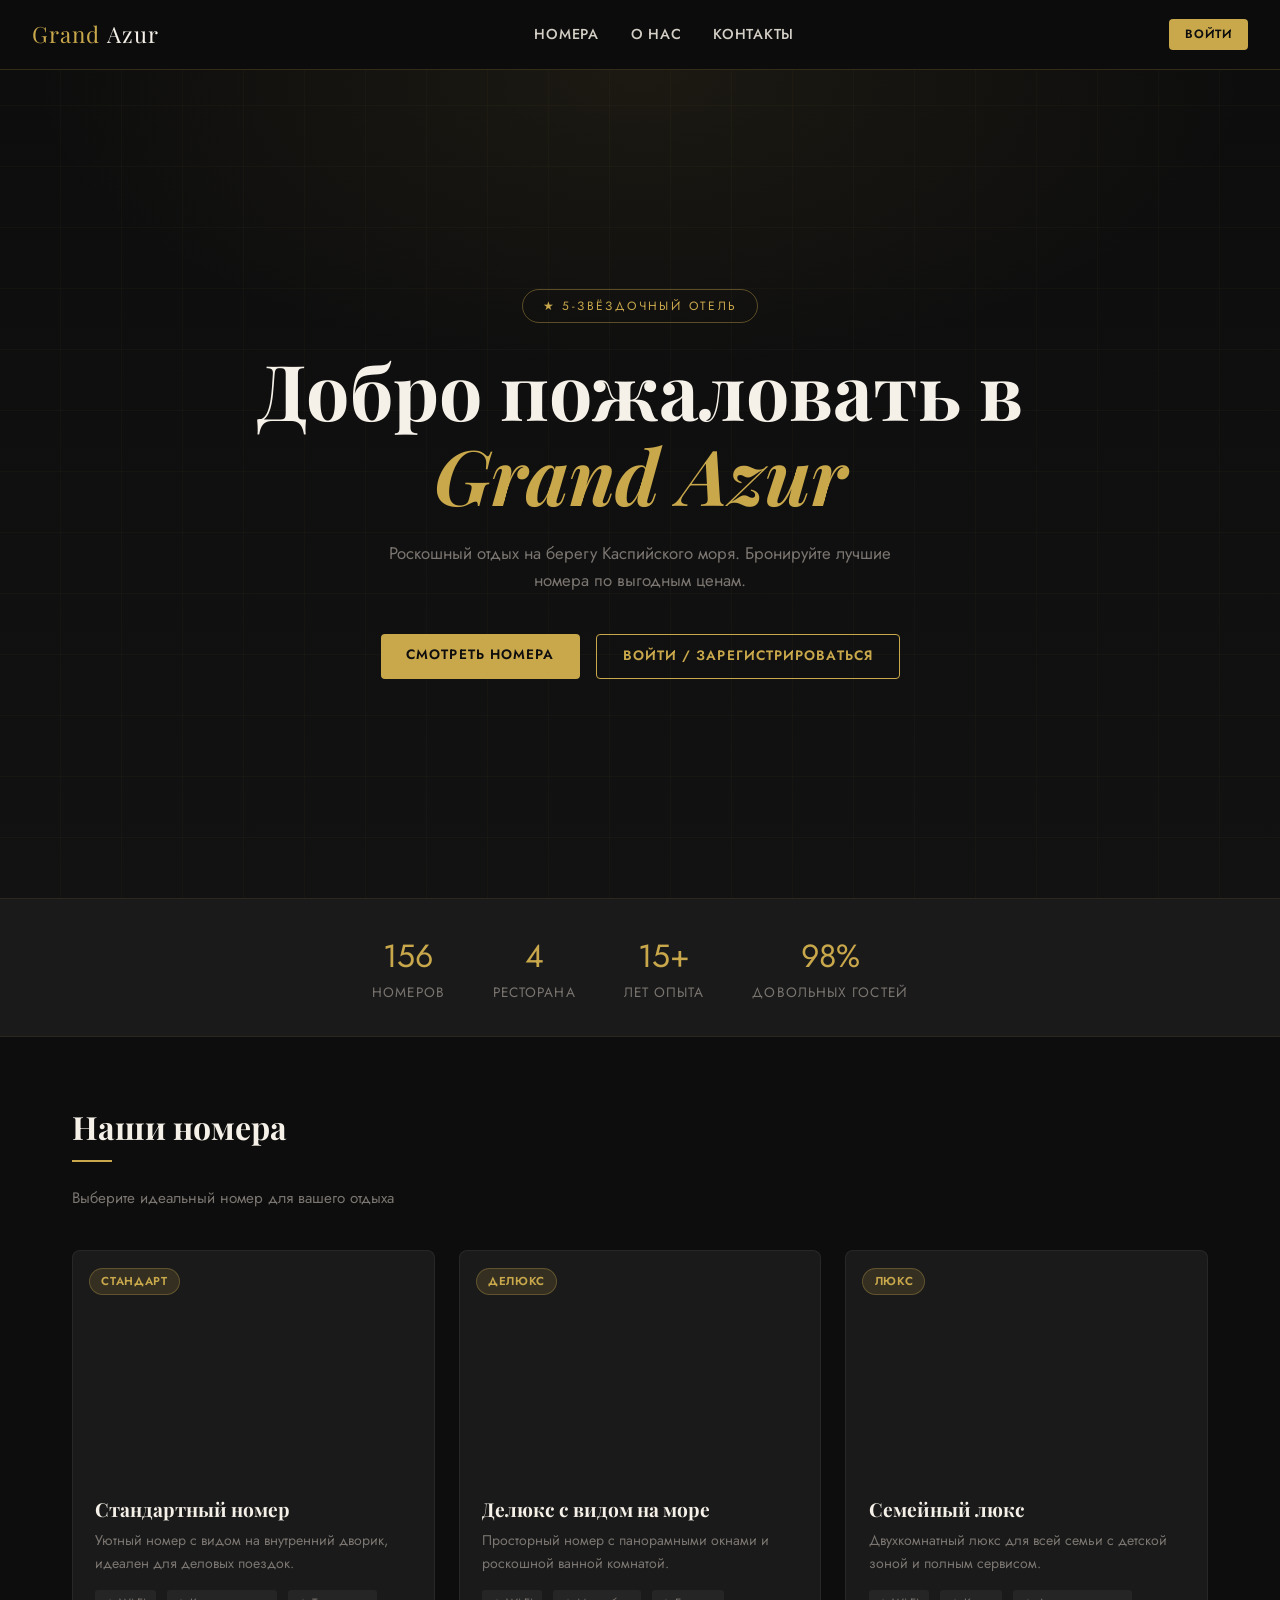
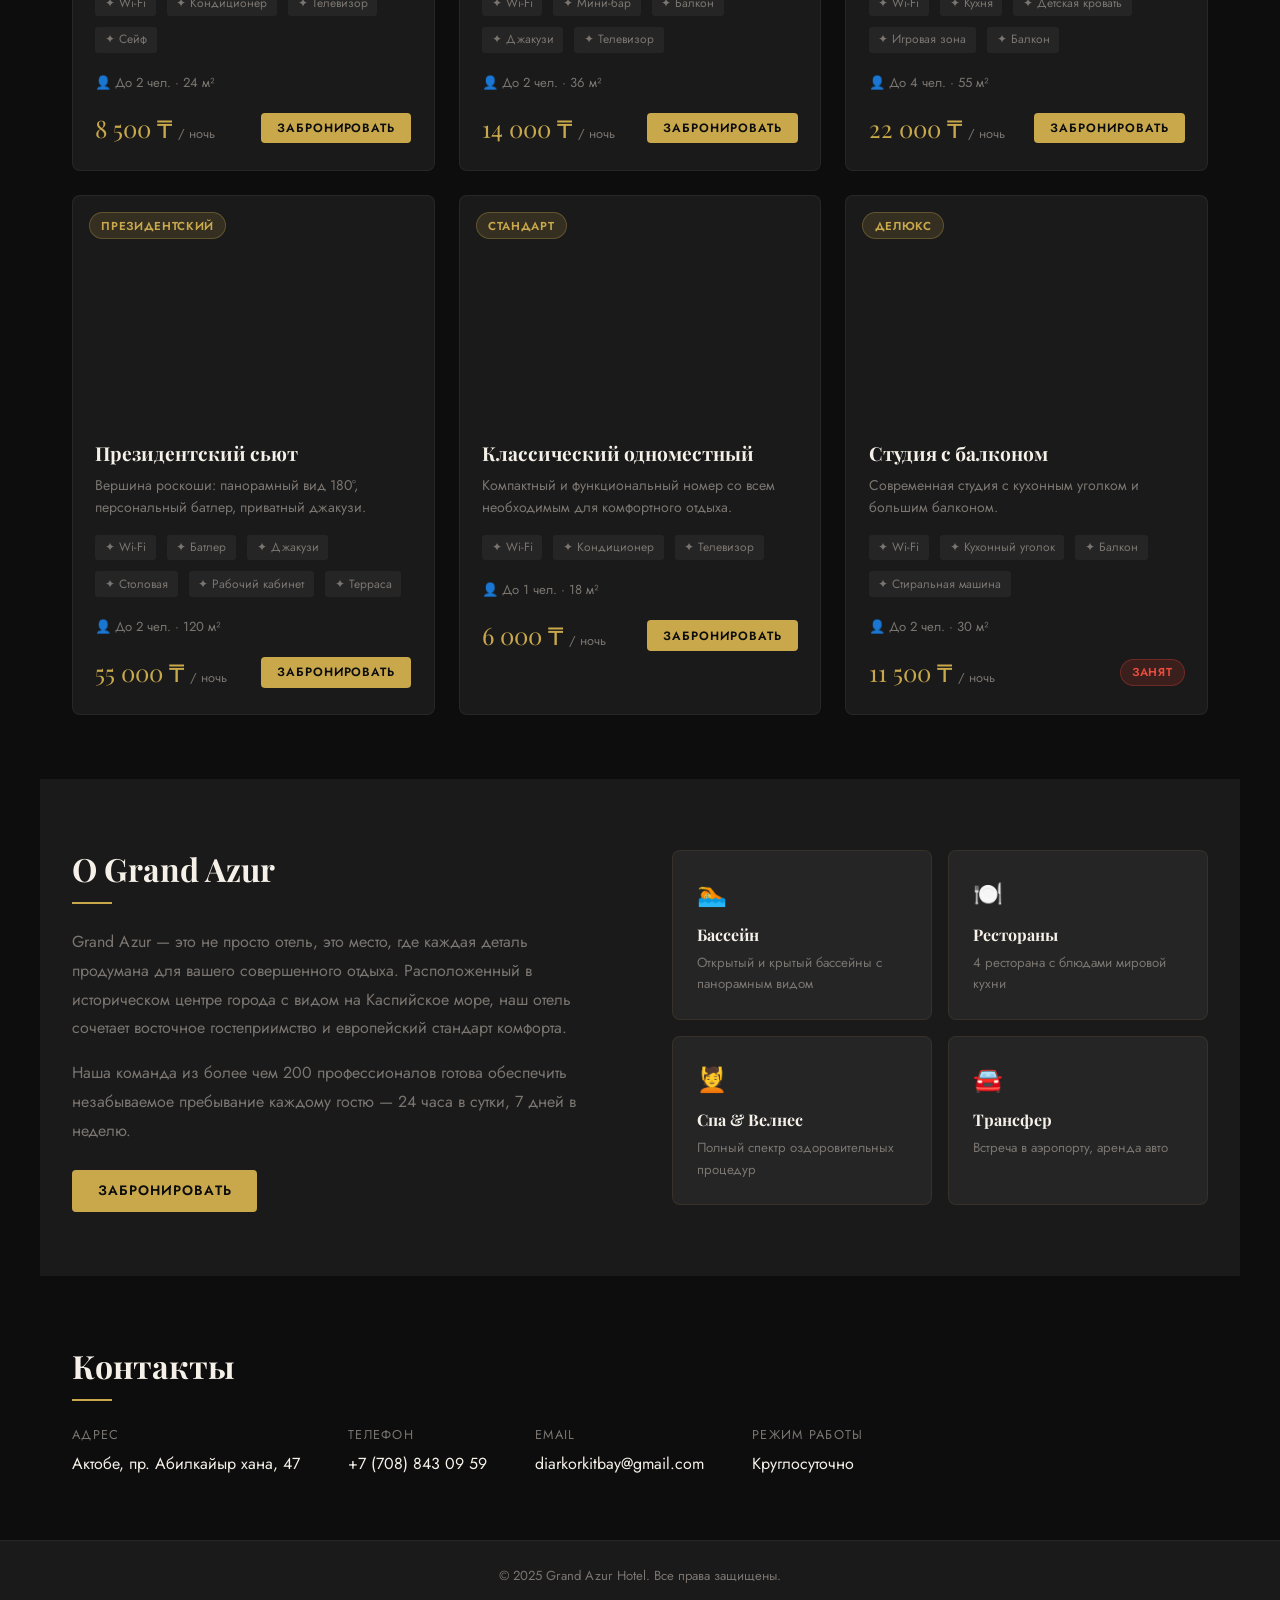
<file: index.html>
<!DOCTYPE html>
<html lang="ru">
<head>
  <meta charset="UTF-8">
  <meta name="viewport" content="width=device-width, initial-scale=1.0">
  <title>Grand Azur Hotel</title>
  <link rel="stylesheet" href="style.css">
</head>
<body>


<nav class="navbar">
  <div class="nav-logo">Grand <span>Azur</span></div>
  <div class="nav-links">
    <a href="#rooms">Номера</a>
    <a href="#about">О нас</a>
    <a href="#contacts">Контакты</a>
  </div>
  <div class="nav-user" id="navUser"></div>
</nav>

<section class="hero">
  <div class="hero-tag">★ 5-звёздочный отель</div>
  <h1>Добро пожаловать в <em>Grand Azur</em></h1>
  <p>Роскошный отдых на берегу Каспийского моря. Бронируйте лучшие номера по выгодным ценам.</p>
  <div class="hero-btns">
    <a href="#rooms" class="btn btn-gold">Смотреть номера</a>
    <a href="auth.html" class="btn btn-outline">Войти / Зарегистрироваться</a>
  </div>
</section>


<section style="background:var(--dark-2); border-top:1px solid rgba(201,168,76,0.1); border-bottom:1px solid rgba(201,168,76,0.1);">
  <div style="max-width:1100px;margin:0 auto;padding:2rem;display:flex;gap:3rem;flex-wrap:wrap;justify-content:center;text-align:center;">
    <div><div style="font-size:2rem;color:var(--gold)">156</div><div style="color:var(--text-muted);font-size:0.85rem;text-transform:uppercase;letter-spacing:.08em">Номеров</div></div>
    <div><div style="font-size:2rem;color:var(--gold)">4</div><div style="color:var(--text-muted);font-size:0.85rem;text-transform:uppercase;letter-spacing:.08em">Ресторана</div></div>
    <div><div style="font-size:2rem;color:var(--gold)">15+</div><div style="color:var(--text-muted);font-size:0.85rem;text-transform:uppercase;letter-spacing:.08em">Лет опыта</div></div>
    <div><div style="font-size:2rem;color:var(--gold)">98%</div><div style="color:var(--text-muted);font-size:0.85rem;text-transform:uppercase;letter-spacing:.08em">Довольных гостей</div></div>
  </div>
</section>


<section class="section" id="rooms">
  <h2 class="section-title">Наши номера</h2>
  <div class="gold-line"></div>
  <p class="section-sub">Выберите идеальный номер для вашего отдыха</p>
  <div class="rooms-grid" id="roomsGrid"></div>
</section>


<section class="section" id="about" style="background:var(--dark-2)">
  <div style="max-width:1200px;margin:0 auto;display:grid;grid-template-columns:1fr 1fr;gap:4rem;align-items:center;flex-wrap:wrap;">
    <div>
      <h2 class="section-title">О Grand Azur</h2>
      <div class="gold-line"></div>
      <p style="color:var(--text-muted);line-height:1.8;margin-bottom:1rem;">
        Grand Azur — это не просто отель, это место, где каждая деталь продумана для вашего совершенного отдыха. Расположенный в историческом центре города с видом на Каспийское море, наш отель сочетает восточное гостеприимство и европейский стандарт комфорта.
      </p>
      <p style="color:var(--text-muted);line-height:1.8;">
        Наша команда из более чем 200 профессионалов готова обеспечить незабываемое пребывание каждому гостю — 24 часа в сутки, 7 дней в неделю.
      </p>
      <div style="margin-top:1.5rem;display:flex;gap:1rem;">
        <a href="auth.html" class="btn btn-gold">Забронировать</a>
      </div>
    </div>
    <div style="display:grid;grid-template-columns:1fr 1fr;gap:1rem;">
      <div style="background:var(--dark-3);border-radius:8px;padding:1.5rem;border:1px solid rgba(201,168,76,0.1)">
        <div style="font-size:1.5rem;margin-bottom:.5rem">🏊</div>
        <h4 style="font-size:1rem;margin-bottom:.3rem">Бассейн</h4>
        <p style="color:var(--text-muted);font-size:0.83rem">Открытый и крытый бассейны с панорамным видом</p>
      </div>
      <div style="background:var(--dark-3);border-radius:8px;padding:1.5rem;border:1px solid rgba(201,168,76,0.1)">
        <div style="font-size:1.5rem;margin-bottom:.5rem">🍽️</div>
        <h4 style="font-size:1rem;margin-bottom:.3rem">Рестораны</h4>
        <p style="color:var(--text-muted);font-size:0.83rem">4 ресторана с блюдами мировой кухни</p>
      </div>
      <div style="background:var(--dark-3);border-radius:8px;padding:1.5rem;border:1px solid rgba(201,168,76,0.1)">
        <div style="font-size:1.5rem;margin-bottom:.5rem">💆</div>
        <h4 style="font-size:1rem;margin-bottom:.3rem">Спа & Велнес</h4>
        <p style="color:var(--text-muted);font-size:0.83rem">Полный спектр оздоровительных процедур</p>
      </div>
      <div style="background:var(--dark-3);border-radius:8px;padding:1.5rem;border:1px solid rgba(201,168,76,0.1)">
        <div style="font-size:1.5rem;margin-bottom:.5rem">🚘</div>
        <h4 style="font-size:1rem;margin-bottom:.3rem">Трансфер</h4>
        <p style="color:var(--text-muted);font-size:0.83rem">Встреча в аэропорту, аренда авто</p>
      </div>
    </div>
  </div>
</section>


<section class="section" id="contacts">
  <h2 class="section-title">Контакты</h2>
  <div class="gold-line"></div>
  <div style="display:flex;gap:3rem;flex-wrap:wrap;margin-top:1.5rem;">
    <div>
      <div style="color:var(--text-muted);font-size:0.8rem;text-transform:uppercase;letter-spacing:.1em;margin-bottom:.3rem">Адрес</div>
      <div style="color:var(--cream)">Актобе, пр. Абилкайыр хана, 47</div>
    </div>
    <div>
      <div style="color:var(--text-muted);font-size:0.8rem;text-transform:uppercase;letter-spacing:.1em;margin-bottom:.3rem">Телефон</div>
      <div style="color:var(--cream)">+7 (708) 843 09 59 </div>
    </div>
    <div>
      <div style="color:var(--text-muted);font-size:0.8rem;text-transform:uppercase;letter-spacing:.1em;margin-bottom:.3rem">Email</div>
      <div style="color:var(--cream)">diarkorkitbay@gmail.com</div>
    </div>
    <div>
      <div style="color:var(--text-muted);font-size:0.8rem;text-transform:uppercase;letter-spacing:.1em;margin-bottom:.3rem">Режим работы</div>
      <div style="color:var(--cream)">Круглосуточно</div>
    </div>
  </div>
</section>

<!-- FOOTER -->
<footer style="background:var(--dark-2);border-top:1px solid rgba(255,255,255,0.05);padding:1.5rem 2rem;text-align:center;">
  <div style="color:var(--text-muted);font-size:0.82rem;">© 2025 Grand Azur Hotel. Все права защищены.</div>
</footer>

<!-- BOOK MODAL -->
<div class="modal-overlay" id="bookModal">
  <div class="modal">
    <div class="modal-header">
      <h3 id="bookModalTitle">Бронирование</h3>
      <button class="modal-close" onclick="closeModal('bookModal')">×</button>
    </div>
    <div id="bookModalContent"></div>
  </div>
</div>

<script src="app.js"></script>
<script>
renderNavUser(document.getElementById('navUser'));


function renderRooms() {
  const rooms = DB.get('rooms') || [];
  const grid = document.getElementById('roomsGrid');
  grid.innerHTML = rooms.map(r => `
    <div class="card">
      <div class="room-img" style="background-image:url('${r.img}')">
        <div class="room-cat"><span class="badge badge-gold">${r.category}</span></div>
      </div>
      <div class="room-body">
        <h3 class="room-name">${r.name}</h3>
        <p class="room-desc">${r.desc}</p>
        <div class="room-features">
          ${r.features.map(f => `<span class="room-feature">✦ ${f}</span>`).join('')}
        </div>
        <div style="color:var(--text-muted);font-size:.82rem;margin-bottom:1rem">👤 До ${r.capacity} чел. · ${r.area} м²</div>
        <div class="room-footer">
          <div class="room-price">${formatPrice(r.price)} <span>/ ночь</span></div>
          ${r.available
            ? `<button class="btn btn-gold btn-sm" onclick="startBook(${r.id})">Забронировать</button>`
            : `<span class="badge badge-red">Занят</span>`}
        </div>
      </div>
    </div>`).join('');
}

function startBook(roomId) {
  if (!currentUser) {
    window.location.href = 'auth.html';
    return;
  }
  if (currentUser.role === 'admin') { showToast('Администратор не может бронировать', 'error'); return; }
  const room = getRoom(roomId);
  document.getElementById('bookModalTitle').textContent = 'Бронирование: ' + room.name;
  const today = new Date().toISOString().split('T')[0];
  document.getElementById('bookModalContent').innerHTML = `
    <div class="form-group"><label>Дата заезда</label><input type="date" id="bkIn" min="${today}" value="${today}"></div>
    <div class="form-group"><label>Дата выезда</label><input type="date" id="bkOut" min="${today}"></div>
    <div class="form-group"><label>Количество гостей</label>
      <select id="bkGuests">${Array.from({length:room.capacity},(_,i)=>`<option value="${i+1}">${i+1}</option>`).join('')}</select>
    </div>
    <div id="bkSummary" style="margin-bottom:1rem;padding:.8rem;background:var(--dark-3);border-radius:4px;font-size:.9rem;color:var(--text-muted)">
      Выберите даты для расчёта стоимости
    </div>
    <button class="btn btn-gold btn-full" onclick="confirmBook(${roomId})">Подтвердить бронь</button>`;

  ['bkIn','bkOut'].forEach(id => {
    document.getElementById(id).addEventListener('change', updateSummary);
  });
  function updateSummary() {
    const a = document.getElementById('bkIn').value;
    const b = document.getElementById('bkOut').value;
    if (a && b && b > a) {
      const n = diffDays(a, b);
      document.getElementById('bkSummary').innerHTML =
        `<b style="color:var(--cream)">${n} ночей × ${formatPrice(room.price)}</b> = <b style="color:var(--gold)">${formatPrice(n * room.price)}</b>`;
    }
  }
  openModal('bookModal');
}

function confirmBook(roomId) {
  const checkIn  = document.getElementById('bkIn').value;
  const checkOut = document.getElementById('bkOut').value;
  const guests   = +document.getElementById('bkGuests').value;
  if (!checkIn || !checkOut || checkOut <= checkIn) { showToast('Укажите корректные даты', 'error'); return; }
  const room = getRoom(roomId);
  const nights = diffDays(checkIn, checkOut);
  const booking = {
    id: Date.now(), userId: currentUser.id, roomId,
    checkIn, checkOut, guests, total: nights * room.price,
    status: 'confirmed', createdAt: new Date().toISOString().split('T')[0]
  };
  const bookings = DB.get('bookings') || [];
  bookings.push(booking);
  DB.set('bookings', bookings);
  closeModal('bookModal');
  showToast('Номер успешно забронирован! ✓', 'success');
}

renderRooms();
</script>
</body>
</html>
</file>
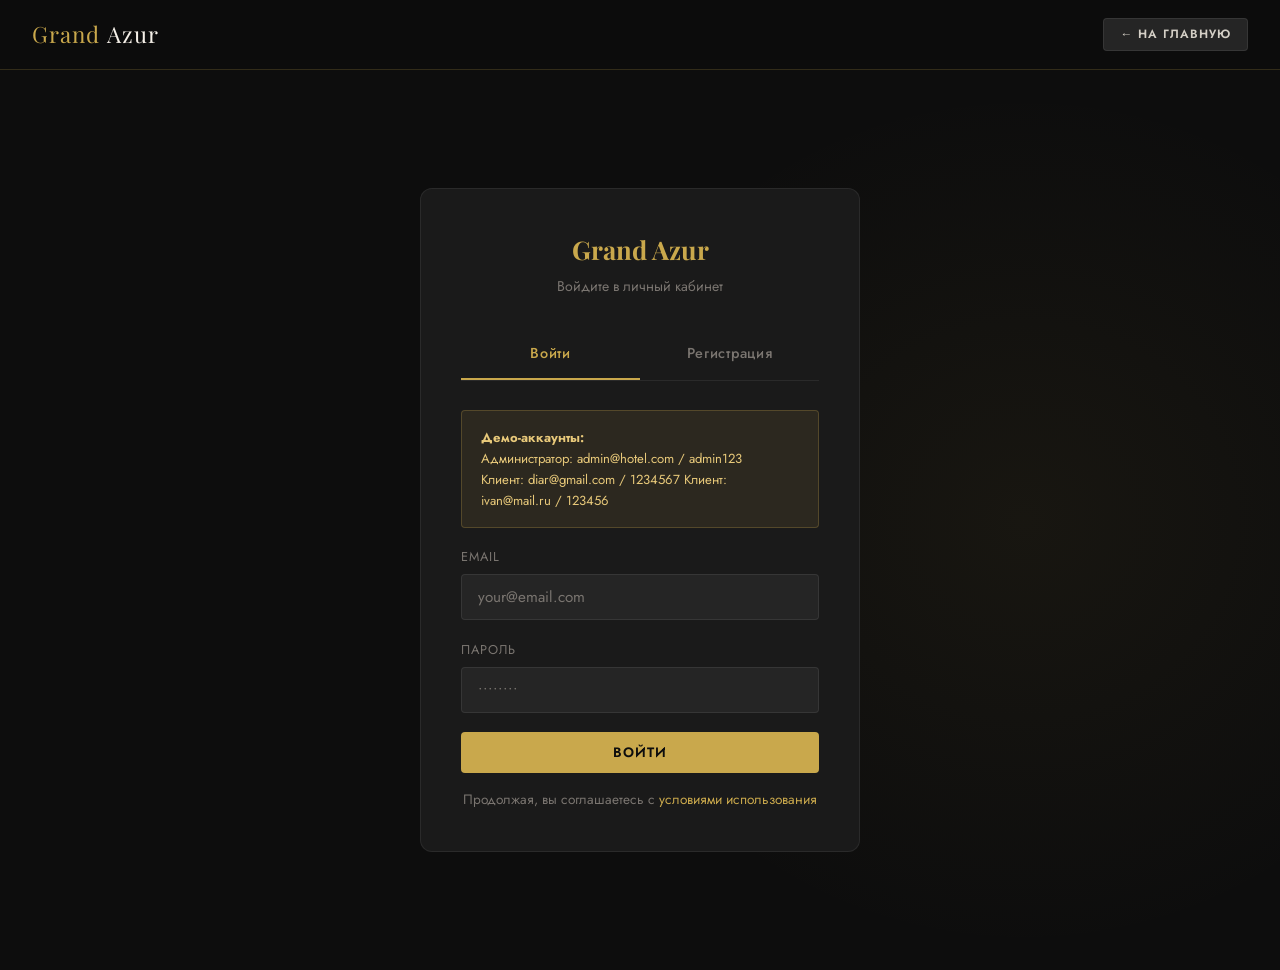
<file: admin.html>
<!DOCTYPE html>
<html lang="ru">
<head>
  <meta charset="UTF-8">
  <meta name="viewport" content="width=device-width, initial-scale=1.0">
  <title>Администратор — Grand Azur Hotel</title>
  <link rel="stylesheet" href="style.css">
</head>
<body>

<nav class="navbar">
  <a class="nav-logo" href="index.html">Grand <span>Azur</span></a>
  <div style="display:flex;align-items:center;gap:.5rem;">
    <span class="badge badge-gold">Администратор</span>
  </div>
  <div class="nav-user" id="navUser"></div>
</nav>

<div class="admin-layout">

  <!-- SIDEBAR -->
  <aside class="admin-sidebar">
    <div class="sidebar-label">Главное</div>
    <div class="sidebar-section">
      <div class="sidebar-link active" onclick="showPage('dashboard')"><span class="icon">◈</span> Дашборд</div>
      <div class="sidebar-link" onclick="showPage('bookings')"><span class="icon">📋</span> Бронирования</div>
      <div class="sidebar-link" onclick="showPage('rooms')"><span class="icon">🚪</span> Номера</div>
      <div class="sidebar-link" onclick="showPage('clients')"><span class="icon">👥</span> Клиенты</div>
    </div>
    <div class="sidebar-label" style="margin-top:1rem">Аккаунт</div>
    <div class="sidebar-section">
      <div class="sidebar-link" onclick="logout()"><span class="icon">⏻</span> Выйти</div>
    </div>
  </aside>

  <!-- MAIN CONTENT -->
  <main class="admin-content">

    <!-- DASHBOARD -->
    <div class="admin-page active" id="page-dashboard">
      <h2 style="font-size:1.5rem;margin-bottom:.3rem">Обзор</h2>
      <p style="color:var(--text-muted);font-size:.88rem;margin-bottom:1.5rem">Статистика отеля</p>

      <div class="stats-grid" id="statsGrid"></div>

      <h3 style="font-size:1.1rem;margin-bottom:1rem">Последние бронирования</h3>
      <div style="background:var(--dark-2);border:1px solid rgba(255,255,255,0.06);border-radius:8px;overflow:hidden;">
        <div class="table-wrap">
          <table id="recentTable">
            <thead><tr><th>Гость</th><th>Номер</th><th>Заезд</th><th>Выезд</th><th>Сумма</th><th>Статус</th></tr></thead>
            <tbody id="recentBody"></tbody>
          </table>
        </div>
      </div>
    </div>

    <!-- BOOKINGS -->
    <div class="admin-page" id="page-bookings">
      <div style="display:flex;align-items:center;justify-content:space-between;margin-bottom:1.5rem;flex-wrap:wrap;gap:1rem;">
        <div>
          <h2 style="font-size:1.5rem;">Бронирования</h2>
          <p style="color:var(--text-muted);font-size:.88rem">Управление всеми бронями</p>
        </div>
        <div style="display:flex;gap:.7rem;flex-wrap:wrap;">
          <select id="bkFilter" onchange="renderBookingsPage()" style="background:var(--dark-3);border:1px solid rgba(255,255,255,0.08);color:var(--cream);padding:.5rem .8rem;border-radius:4px;font-size:.88rem;">
            <option value="">Все статусы</option>
            <option value="confirmed">Подтверждено</option>
            <option value="pending">Ожидает</option>
            <option value="cancelled">Отменено</option>
          </select>
        </div>
      </div>
      <div style="background:var(--dark-2);border:1px solid rgba(255,255,255,0.06);border-radius:8px;overflow:hidden;">
        <div class="table-wrap">
          <table>
            <thead><tr><th>#</th><th>Гость</th><th>Номер</th><th>Заезд</th><th>Выезд</th><th>Гостей</th><th>Сумма</th><th>Статус</th><th>Действия</th></tr></thead>
            <tbody id="bookingsBody"></tbody>
          </table>
        </div>
      </div>
    </div>

    <!-- ROOMS -->
    <div class="admin-page" id="page-rooms">
      <div style="display:flex;align-items:center;justify-content:space-between;margin-bottom:1.5rem;flex-wrap:wrap;gap:1rem;">
        <div>
          <h2 style="font-size:1.5rem;">Номера</h2>
          <p style="color:var(--text-muted);font-size:.88rem">Управление номерным фондом</p>
        </div>
        <button class="btn btn-gold btn-sm" onclick="openAddRoom()">+ Добавить номер</button>
      </div>
      <div style="background:var(--dark-2);border:1px solid rgba(255,255,255,0.06);border-radius:8px;overflow:hidden;">
        <div class="table-wrap">
          <table>
            <thead><tr><th>Название</th><th>Категория</th><th>Цена / ночь</th><th>Вместимость</th><th>Площадь</th><th>Статус</th><th>Действия</th></tr></thead>
            <tbody id="roomsBody"></tbody>
          </table>
        </div>
      </div>
    </div>

    <!-- CLIENTS -->
    <div class="admin-page" id="page-clients">
      <div style="margin-bottom:1.5rem;">
        <h2 style="font-size:1.5rem;">Клиенты</h2>
        <p style="color:var(--text-muted);font-size:.88rem">Список зарегистрированных пользователей</p>
      </div>
      <div style="background:var(--dark-2);border:1px solid rgba(255,255,255,0.06);border-radius:8px;overflow:hidden;">
        <div class="table-wrap">
          <table>
            <thead><tr><th>Имя</th><th>Email</th><th>Роль</th><th>Броней</th><th>Потрачено</th></tr></thead>
            <tbody id="clientsBody"></tbody>
          </table>
        </div>
      </div>
    </div>

  </main>
</div>

<!-- ADD/EDIT ROOM MODAL -->
<div class="modal-overlay" id="roomModal">
  <div class="modal" style="max-width:540px">
    <div class="modal-header">
      <h3 id="roomModalTitle">Добавить номер</h3>
      <button class="modal-close" onclick="closeModal('roomModal')">×</button>
    </div>
    <div class="form-group"><label>Название</label><input type="text" id="rm-name" placeholder="Стандартный номер"></div>
    <div style="display:grid;grid-template-columns:1fr 1fr;gap:1rem;">
      <div class="form-group"><label>Категория</label>
        <select id="rm-cat"><option>Стандарт</option><option>Делюкс</option><option>Люкс</option><option>Президентский</option></select>
      </div>
      <div class="form-group"><label>Цена (₸/ночь)</label><input type="number" id="rm-price" placeholder="8500"></div>
      <div class="form-group"><label>Вместимость</label><input type="number" id="rm-cap" placeholder="2" min="1" max="10"></div>
      <div class="form-group"><label>Площадь (м²)</label><input type="number" id="rm-area" placeholder="24"></div>
    </div>
    <div class="form-group"><label>Описание</label><textarea id="rm-desc" rows="2" placeholder="Описание номера..."></textarea></div>
    <div class="form-group"><label>Удобства <span style="color:var(--text-muted);font-size:.78rem">(через запятую)</span></label><input type="text" id="rm-features" placeholder="Wi-Fi, Кондиционер, ТВ"></div>
    <div class="form-group"><label>URL фото</label><input type="text" id="rm-img" placeholder="https://..."></div>
    <div class="form-group">
      <label>Статус</label>
      <select id="rm-avail"><option value="true">Доступен</option><option value="false">Занят</option></select>
    </div>
    <input type="hidden" id="rm-id">
    <button class="btn btn-gold btn-full" onclick="saveRoom()">Сохранить</button>
  </div>
</div>

<!-- BOOKING STATUS MODAL -->
<div class="modal-overlay" id="statusModal">
  <div class="modal" style="max-width:360px">
    <div class="modal-header">
      <h3>Изменить статус</h3>
      <button class="modal-close" onclick="closeModal('statusModal')">×</button>
    </div>
    <input type="hidden" id="statusBkId">
    <div style="display:flex;flex-direction:column;gap:.7rem;margin-top:.5rem;">
      <button class="btn btn-ghost" onclick="setStatus('confirmed')">✓ Подтвердить</button>
      <button class="btn btn-ghost" onclick="setStatus('pending')">⏳ Ожидает</button>
      <button class="btn btn-danger" onclick="setStatus('cancelled')">✕ Отменить</button>
    </div>
  </div>
</div>

<script src="app.js"></script>
<script>
if (!requireAuth('admin')) throw '';
renderNavUser(document.getElementById('navUser'));

function showPage(name) {
  document.querySelectorAll('.admin-page').forEach(p => p.classList.remove('active'));
  document.querySelectorAll('.sidebar-link').forEach(l => l.classList.remove('active'));
  document.getElementById('page-' + name).classList.add('active');
  document.querySelectorAll('.sidebar-link')[['dashboard','bookings','rooms','clients'].indexOf(name)].classList.add('active');

  if (name === 'dashboard')  renderDashboard();
  if (name === 'bookings')   renderBookingsPage();
  if (name === 'rooms')      renderRoomsPage();
  if (name === 'clients')    renderClientsPage();
}

// ── DASHBOARD ──
function renderDashboard() {
  const bookings = DB.get('bookings') || [];
  const rooms    = DB.get('rooms') || [];
  const users    = (DB.get('users') || []).filter(u => u.role === 'client');
  const total    = bookings.filter(b => b.status !== 'cancelled').reduce((s, b) => s + b.total, 0);
  const occupied = bookings.filter(b => b.status === 'confirmed').map(b => b.roomId);
  document.getElementById('statsGrid').innerHTML = `
    <div class="stat-card"><div class="stat-label">Бронирований</div><div class="stat-value">${bookings.length}</div></div>
    <div class="stat-card"><div class="stat-label">Клиентов</div><div class="stat-value">${users.length}</div></div>
    <div class="stat-card"><div class="stat-label">Номеров</div><div class="stat-value">${rooms.length}</div></div>
    <div class="stat-card"><div class="stat-label">Выручка</div><div class="stat-value gold">${formatPrice(total)}</div></div>`;

  const recent = [...bookings].reverse().slice(0, 8);
  document.getElementById('recentBody').innerHTML = recent.map(b => {
    const u = getUser(b.userId); const r = getRoom(b.roomId);
    return `<tr>
      <td>${u ? u.name : '—'}</td>
      <td>${r ? r.name : '—'}</td>
      <td>${formatDate(b.checkIn)}</td>
      <td>${formatDate(b.checkOut)}</td>
      <td style="color:var(--gold)">${formatPrice(b.total)}</td>
      <td>${statusBadge(b.status)}</td>
    </tr>`;
  }).join('');
}

// ── BOOKINGS PAGE ──
function renderBookingsPage() {
  const filter = document.getElementById('bkFilter').value;
  let bookings = DB.get('bookings') || [];
  if (filter) bookings = bookings.filter(b => b.status === filter);
  bookings = [...bookings].reverse();
  document.getElementById('bookingsBody').innerHTML = bookings.map(b => {
    const u = getUser(b.userId); const r = getRoom(b.roomId);
    return `<tr>
      <td style="color:var(--text-muted);font-size:.8rem">#${b.id.toString().slice(-4)}</td>
      <td>${u ? u.name : '—'}</td>
      <td>${r ? r.name : '—'}</td>
      <td>${formatDate(b.checkIn)}</td>
      <td>${formatDate(b.checkOut)}</td>
      <td>${b.guests}</td>
      <td style="color:var(--gold)">${formatPrice(b.total)}</td>
      <td>${statusBadge(b.status)}</td>
      <td><button class="btn btn-ghost btn-sm" onclick="openStatusModal(${b.id})">Статус</button></td>
    </tr>`;
  }).join('');
}

function openStatusModal(id) {
  document.getElementById('statusBkId').value = id;
  openModal('statusModal');
}
function setStatus(status) {
  const id = +document.getElementById('statusBkId').value;
  const bks = DB.get('bookings') || [];
  const b = bks.find(x => x.id === id);
  if (b) b.status = status;
  DB.set('bookings', bks);
  closeModal('statusModal');
  renderBookingsPage();
  showToast('Статус обновлён', 'success');
}

// ── ROOMS PAGE ──
function renderRoomsPage() {
  const rooms = DB.get('rooms') || [];
  document.getElementById('roomsBody').innerHTML = rooms.map(r => `
    <tr>
      <td><b style="color:var(--cream)">${r.name}</b></td>
      <td><span class="badge badge-gold">${r.category}</span></td>
      <td style="color:var(--gold)">${formatPrice(r.price)}</td>
      <td>${r.capacity} чел.</td>
      <td>${r.area} м²</td>
      <td>${r.available ? '<span class="badge badge-green">Свободен</span>' : '<span class="badge badge-red">Занят</span>'}</td>
      <td>
        <div class="table-actions">
          <button class="btn btn-ghost btn-sm" onclick="editRoom(${r.id})">Изменить</button>
          <button class="btn btn-danger btn-sm" onclick="deleteRoom(${r.id})">Удалить</button>
        </div>
      </td>
    </tr>`).join('');
}

function openAddRoom() {
  document.getElementById('roomModalTitle').textContent = 'Добавить номер';
  ['rm-name','rm-price','rm-cap','rm-area','rm-desc','rm-features','rm-img','rm-id'].forEach(id => document.getElementById(id).value = '');
  document.getElementById('rm-cat').value   = 'Стандарт';
  document.getElementById('rm-avail').value = 'true';
  openModal('roomModal');
}

function editRoom(id) {
  const r = getRoom(id);
  document.getElementById('roomModalTitle').textContent = 'Редактировать номер';
  document.getElementById('rm-id').value       = r.id;
  document.getElementById('rm-name').value     = r.name;
  document.getElementById('rm-cat').value      = r.category;
  document.getElementById('rm-price').value    = r.price;
  document.getElementById('rm-cap').value      = r.capacity;
  document.getElementById('rm-area').value     = r.area;
  document.getElementById('rm-desc').value     = r.desc;
  document.getElementById('rm-features').value = r.features.join(', ');
  document.getElementById('rm-img').value      = r.img || '';
  document.getElementById('rm-avail').value    = r.available ? 'true' : 'false';
  openModal('roomModal');
}

function saveRoom() {
  const name = document.getElementById('rm-name').value.trim();
  const price = +document.getElementById('rm-price').value;
  if (!name || !price) { showToast('Заполните название и цену', 'error'); return; }
  const rooms = DB.get('rooms') || [];
  const editId = document.getElementById('rm-id').value;
  const data = {
    name, category: document.getElementById('rm-cat').value,
    price, capacity: +document.getElementById('rm-cap').value || 2,
    area: +document.getElementById('rm-area').value || 20,
    desc: document.getElementById('rm-desc').value,
    features: document.getElementById('rm-features').value.split(',').map(s=>s.trim()).filter(Boolean),
    img: document.getElementById('rm-img').value || 'https://images.unsplash.com/photo-1631049307264-da0ec9d70304?w=600&q=80',
    available: document.getElementById('rm-avail').value === 'true',
  };
  if (editId) {
    const r = rooms.find(x => x.id == editId);
    Object.assign(r, data);
    showToast('Номер обновлён', 'success');
  } else {
    data.id = Date.now();
    rooms.push(data);
    showToast('Номер добавлен', 'success');
  }
  DB.set('rooms', rooms);
  closeModal('roomModal');
  renderRoomsPage();
}

function deleteRoom(id) {
  if (!confirm('Удалить номер?')) return;
  DB.set('rooms', (DB.get('rooms') || []).filter(r => r.id !== id));
  renderRoomsPage();
  showToast('Номер удалён', 'info');
}

// ── CLIENTS PAGE ──
function renderClientsPage() {
  const users    = (DB.get('users') || []);
  const bookings = DB.get('bookings') || [];
  document.getElementById('clientsBody').innerHTML = users.map(u => {
    const myBks = bookings.filter(b => b.userId === u.id);
    const spent = myBks.filter(b => b.status !== 'cancelled').reduce((s, b) => s + b.total, 0);
    return `<tr>
      <td>
        <div style="display:flex;align-items:center;gap:.7rem;">
          <div style="width:32px;height:32px;border-radius:50%;background:linear-gradient(135deg,var(--gold),var(--dark-3));display:flex;align-items:center;justify-content:center;font-family:'Playfair Display',serif;font-size:.9rem;color:var(--dark);flex-shrink:0">${u.name[0]}</div>
          <b style="color:var(--cream)">${u.name}</b>
        </div>
      </td>
      <td style="color:var(--text-muted)">${u.email}</td>
      <td>${u.role === 'admin' ? '<span class="badge badge-gold">Админ</span>' : '<span class="badge badge-gray">Клиент</span>'}</td>
      <td>${myBks.length}</td>
      <td style="color:var(--gold)">${spent ? formatPrice(spent) : '—'}</td>
    </tr>`;
  }).join('');
}

// Init
renderDashboard();
</script>
</body>
</html>
</file>
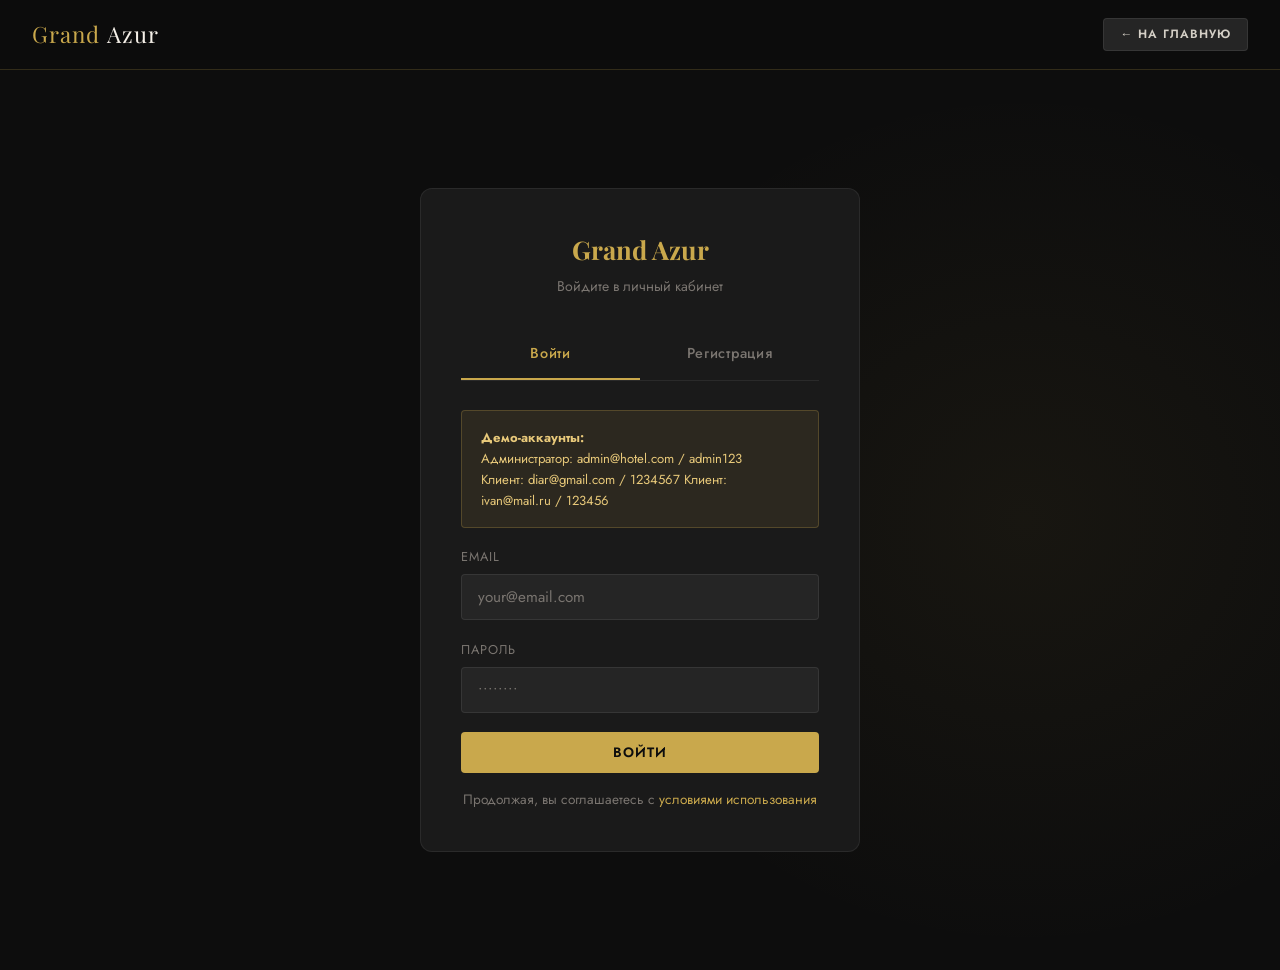
<file: auth.html>
<!DOCTYPE html>
<html lang="ru">
<head>
  <meta charset="UTF-8">
  <meta name="viewport" content="width=device-width, initial-scale=1.0">
  <title>Вход — Grand Azur Hotel</title>
  <link rel="stylesheet" href="style.css">
</head>
<body>

<nav class="navbar">
  <a class="nav-logo" href="index.html">Grand <span>Azur</span></a>
  <div></div>
  <div><a href="index.html" class="btn btn-ghost btn-sm">← На главную</a></div>
</nav>

<div class="auth-page">
  <div class="auth-box">
    <div class="auth-logo">
      <h2>Grand Azur</h2>
      <p>Войдите в личный кабинет</p>
    </div>

    <div class="auth-tabs">
      <div class="auth-tab active" onclick="switchTab('login')">Войти</div>
      <div class="auth-tab" onclick="switchTab('register')">Регистрация</div>
    </div>

    <!-- LOGIN -->
    <div class="auth-form active" id="tab-login">
      <div class="alert alert-info" style="font-size:.82rem;margin-bottom:1.2rem;">
        <b>Демо-аккаунты:</b><br>
        Администратор: admin@hotel.com / admin123<br>
        Клиент: diar@gmail.com / 1234567  
        Клиент: ivan@mail.ru / 123456
      </div>
      <div class="form-group">
        <label>Email</label>
        <input type="email" id="loginEmail" placeholder="your@email.com">
      </div>
      <div class="form-group">
        <label>Пароль</label>
        <input type="password" id="loginPassword" placeholder="••••••••">
      </div>
      <div id="loginError" style="color:#e74c3c;font-size:.85rem;margin-bottom:.8rem;display:none"></div>
      <button class="btn btn-gold btn-full" onclick="doLogin()">Войти</button>
    </div>

    <!-- REGISTER -->
    <div class="auth-form" id="tab-register">
      <div class="form-group">
        <label>Полное имя</label>
        <input type="text" id="regName" placeholder="Иван Петров">
      </div>
      <div class="form-group">
        <label>Email</label>
        <input type="email" id="regEmail" placeholder="your@email.com">
      </div>
      <div class="form-group">
        <label>Пароль</label>
        <input type="password" id="regPassword" placeholder="Минимум 6 символов">
      </div>
      <div class="form-group">
        <label>Повторите пароль</label>
        <input type="password" id="regPassword2" placeholder="••••••••">
      </div>
      <div id="regError" style="color:#e74c3c;font-size:.85rem;margin-bottom:.8rem;display:none"></div>
      <button class="btn btn-gold btn-full" onclick="doRegister()">Создать аккаунт</button>
    </div>

    <div class="auth-footer">
      Продолжая, вы соглашаетесь с <a href="#">условиями использования</a>
    </div>
  </div>
</div>

<script src="app.js"></script>
<script>
// Redirect if already logged in
if (currentUser) {
  window.location.href = currentUser.role === 'admin' ? 'admin.html' : 'client.html';
}

function switchTab(tab) {
  document.querySelectorAll('.auth-tab').forEach((t, i) => {
    t.classList.toggle('active', (i === 0 && tab === 'login') || (i === 1 && tab === 'register'));
  });
  document.getElementById('tab-login').classList.toggle('active', tab === 'login');
  document.getElementById('tab-register').classList.toggle('active', tab === 'register');
}

function showErr(id, msg) {
  const el = document.getElementById(id);
  el.textContent = msg; el.style.display = 'block';
}
function hideErr(id) { document.getElementById(id).style.display = 'none'; }

function doLogin() {
  hideErr('loginError');
  const email = document.getElementById('loginEmail').value.trim();
  const pass  = document.getElementById('loginPassword').value;
  if (!email || !pass) { showErr('loginError', 'Заполните все поля'); return; }
  const user = login(email, pass);
  if (!user) { showErr('loginError', 'Неверный email или пароль'); return; }
  showToast('Добро пожаловать, ' + user.name + '!', 'success');
  setTimeout(() => {
    window.location.href = user.role === 'admin' ? 'admin.html' : 'client.html';
  }, 700);
}

function doRegister() {
  hideErr('regError');
  const name  = document.getElementById('regName').value.trim();
  const email = document.getElementById('regEmail').value.trim();
  const pass  = document.getElementById('regPassword').value;
  const pass2 = document.getElementById('regPassword2').value;
  if (!name || !email || !pass) { showErr('regError', 'Заполните все поля'); return; }
  if (pass.length < 6) { showErr('regError', 'Пароль минимум 6 символов'); return; }
  if (pass !== pass2)  { showErr('regError', 'Пароли не совпадают'); return; }
  const result = register(name, email, pass);
  if (result.error) { showErr('regError', result.error); return; }
  showToast('Аккаунт создан!', 'success');
  setTimeout(() => { window.location.href = 'client.html'; }, 700);
}

// Enter key support
document.addEventListener('keydown', e => {
  if (e.key === 'Enter') {
    if (document.getElementById('tab-login').classList.contains('active')) doLogin();
    else doRegister();
  }
});
</script>
</body>
</html>
</file>
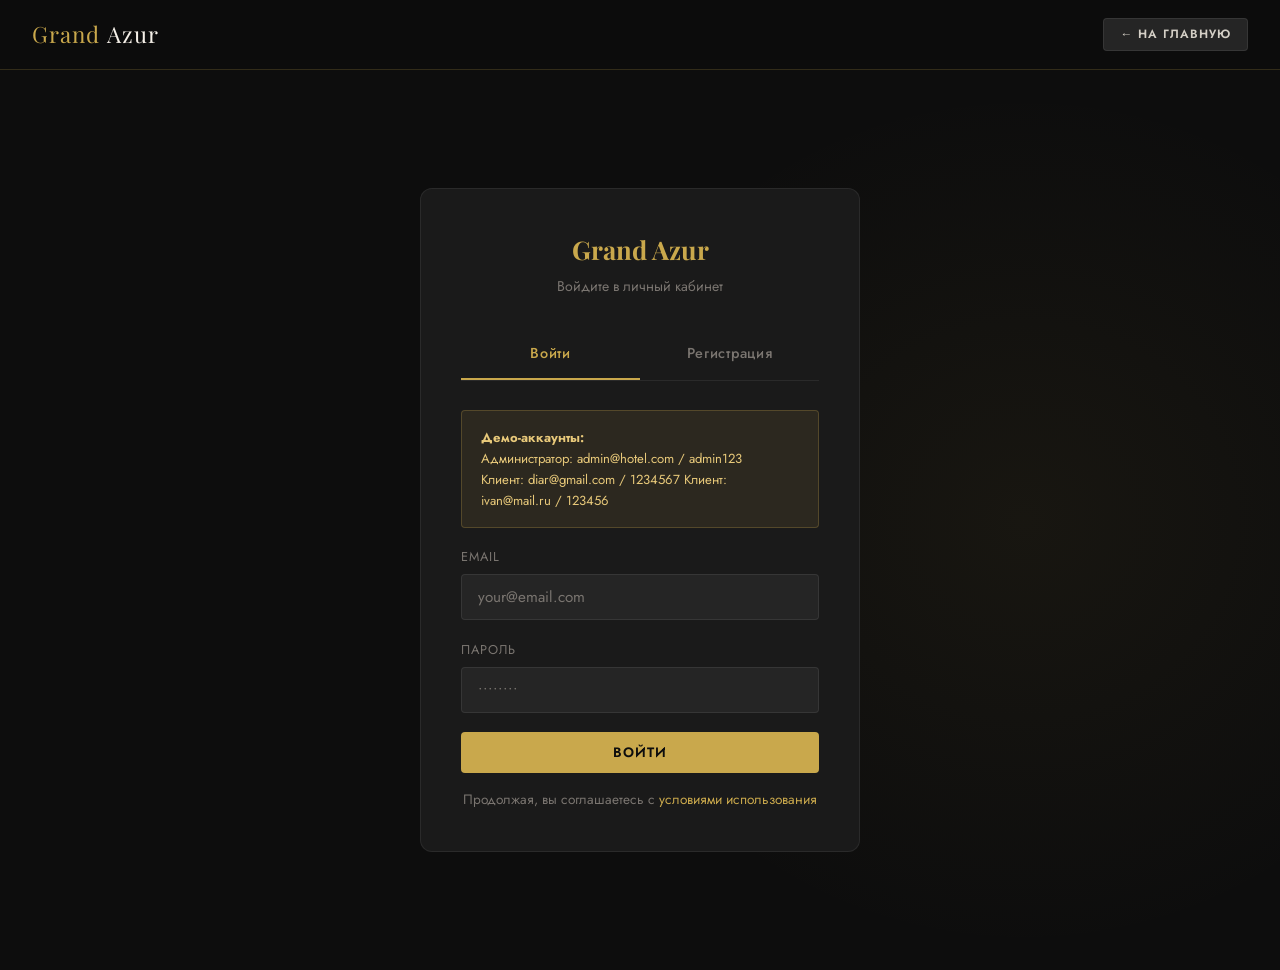
<file: client.html>
<!DOCTYPE html>
<html lang="ru">
<head>
  <meta charset="UTF-8">
  <meta name="viewport" content="width=device-width, initial-scale=1.0">
  <title>Личный кабинет — Grand Azur Hotel</title>
  <link rel="stylesheet" href="style.css">
</head>
<body>

<nav class="navbar">
  <a class="nav-logo" href="index.html">Grand <span>Azur</span></a>
  <div class="nav-links">
    <a href="index.html#rooms">Номера</a>
    <a href="client.html">Мои брони</a>
  </div>
  <div class="nav-user" id="navUser"></div>
</nav>

<!-- CONTENT -->
<div class="section" style="max-width:1000px;">

  <!-- GREETING -->
  <div style="margin-bottom:2.5rem;">
    <p style="color:var(--text-muted);font-size:.9rem;margin-bottom:.2rem">Добро пожаловать обратно</p>
    <h1 id="clientName" style="font-size:2rem;"></h1>
  </div>

  <!-- TABS -->
  <div style="display:flex;gap:0;border-bottom:1px solid rgba(255,255,255,0.07);margin-bottom:2rem;">
    <button class="client-tab active" onclick="showSection('bookings')">Мои бронирования</button>
    <button class="client-tab" onclick="showSection('browse')">Выбрать номер</button>
    <button class="client-tab" onclick="showSection('profile')">Профиль</button>
  </div>

  <!-- BOOKINGS -->
  <div class="client-section" id="sec-bookings">
    <h2 style="font-size:1.3rem;margin-bottom:1.2rem;">История бронирований</h2>
    <div class="bookings-list" id="myBookingsList"></div>
  </div>

  <!-- BROWSE ROOMS -->
  <div class="client-section" id="sec-browse" style="display:none">
    <div class="booking-hero">
      <div class="form-group">
        <label>Категория</label>
        <select id="filterCat" onchange="renderBrowse()">
          <option value="">Все</option>
          <option>Стандарт</option>
          <option>Делюкс</option>
          <option>Люкс</option>
          <option>Президентский</option>
        </select>
      </div>
      <div class="form-group">
        <label>Гостей</label>
        <select id="filterGuests" onchange="renderBrowse()">
          <option value="">Любое</option>
          <option value="1">1</option>
          <option value="2">2</option>
          <option value="3">3+</option>
          <option value="4">4+</option>
        </select>
      </div>
      <div class="form-group">
        <label>Дата заезда</label>
        <input type="date" id="filterIn">
      </div>
      <div class="form-group">
        <label>Дата выезда</label>
        <input type="date" id="filterOut">
      </div>
      <button class="btn btn-gold" onclick="renderBrowse()">Найти</button>
    </div>
    <div class="rooms-grid" id="browseGrid"></div>
  </div>

  <!-- PROFILE -->
  <div class="client-section" id="sec-profile" style="display:none">
    <div class="profile-card">
      <div class="profile-header">
        <div class="avatar" id="profileAvatar"></div>
        <div>
          <h3 id="profileName" style="font-size:1.2rem;"></h3>
          <div id="profileEmail" style="color:var(--text-muted);font-size:.9rem;"></div>
          <span class="badge badge-gold" style="margin-top:.4rem;display:inline-block">Клиент</span>
        </div>
      </div>
      <div class="form-group"><label>Имя</label><input type="text" id="editName"></div>
      <div class="form-group"><label>Email</label><input type="email" id="editEmail" disabled style="opacity:.5"></div>
      <div class="form-group"><label>Новый пароль <span style="color:var(--text-muted);font-size:.78rem">(оставьте пустым)</span></label><input type="password" id="editPass" placeholder="••••••"></div>
      <button class="btn btn-gold" onclick="saveProfile()">Сохранить изменения</button>
    </div>
  </div>

</div>

<!-- BOOK MODAL -->
<div class="modal-overlay" id="bookModal">
  <div class="modal">
    <div class="modal-header">
      <h3 id="bookModalTitle">Бронирование</h3>
      <button class="modal-close" onclick="closeModal('bookModal')">×</button>
    </div>
    <div id="bookModalContent"></div>
  </div>
</div>

<style>
.client-tab {
  background: none; border: none; border-bottom: 2px solid transparent;
  color: var(--text-muted); font-family: 'Jost', sans-serif;
  font-size: .9rem; font-weight: 500; letter-spacing: .05em;
  padding: .7rem 1.2rem; cursor: pointer; transition: all .2s;
}
.client-tab.active { color: var(--gold); border-bottom-color: var(--gold); }
.client-tab:hover { color: var(--cream); }
</style>

<script src="app.js"></script>
<script>
if (!requireAuth('client')) throw '';

// Init user display
document.getElementById('clientName').textContent = currentUser.name;
renderNavUser(document.getElementById('navUser'));

function showSection(name) {
  document.querySelectorAll('.client-section').forEach(s => s.style.display = 'none');
  document.querySelectorAll('.client-tab').forEach((t, i) => {
    const names = ['bookings', 'browse', 'profile'];
    t.classList.toggle('active', names[i] === name);
  });
  document.getElementById('sec-' + name).style.display = '';
  if (name === 'bookings') renderMyBookings();
  if (name === 'browse')   renderBrowse();
  if (name === 'profile')  renderProfile();
}

// ── MY BOOKINGS ──
function renderMyBookings() {
  const bookings = (DB.get('bookings') || []).filter(b => b.userId === currentUser.id).reverse();
  const list = document.getElementById('myBookingsList');
  if (!bookings.length) {
    list.innerHTML = `<div style="color:var(--text-muted);padding:2rem 0;">У вас пока нет бронирований. <a href="#" onclick="showSection('browse')">Выбрать номер →</a></div>`;
    return;
  }
  list.innerHTML = bookings.map(b => {
    const room = getRoom(b.roomId);
    const nights = diffDays(b.checkIn, b.checkOut);
    return `
    <div class="booking-item">
      <div class="booking-item-info">
        <h4>${room ? room.name : 'Номер'}</h4>
        <p>${formatDate(b.checkIn)} → ${formatDate(b.checkOut)} · ${nights} ночей · ${b.guests} гостей</p>
        <p style="color:var(--gold);font-weight:500;margin-top:.2rem">${formatPrice(b.total)}</p>
      </div>
      <div style="display:flex;align-items:center;gap:.8rem;flex-wrap:wrap;">
        ${statusBadge(b.status)}
        ${b.status !== 'cancelled' ? `<button class="btn btn-ghost btn-sm" onclick="cancelBooking(${b.id})">Отменить</button>` : ''}
      </div>
    </div>`;
  }).join('');
}

function cancelBooking(id) {
  if (!confirm('Отменить бронирование?')) return;
  const bookings = DB.get('bookings') || [];
  const b = bookings.find(x => x.id == id);
  if (b) b.status = 'cancelled';
  DB.set('bookings', bookings);
  renderMyBookings();
  showToast('Бронирование отменено', 'info');
}

// ── BROWSE ──
function renderBrowse() {
  const rooms = DB.get('rooms') || [];
  const cat   = document.getElementById('filterCat').value;
  const guests = document.getElementById('filterGuests').value;
  const filtered = rooms.filter(r => {
    if (cat && r.category !== cat) return false;
    if (guests && r.capacity < +guests) return false;
    return true;
  });
  document.getElementById('browseGrid').innerHTML = filtered.map(r => `
    <div class="card">
      <div class="room-img" style="background-image:url('${r.img}')">
        <div class="room-cat"><span class="badge badge-gold">${r.category}</span></div>
      </div>
      <div class="room-body">
        <h3 class="room-name">${r.name}</h3>
        <p class="room-desc">${r.desc}</p>
        <div class="room-features">
          ${r.features.slice(0,3).map(f => `<span class="room-feature">✦ ${f}</span>`).join('')}
        </div>
        <div style="color:var(--text-muted);font-size:.82rem;margin-bottom:1rem">👤 До ${r.capacity} чел. · ${r.area} м²</div>
        <div class="room-footer">
          <div class="room-price">${formatPrice(r.price)} <span>/ ночь</span></div>
          ${r.available
            ? `<button class="btn btn-gold btn-sm" onclick="startBook(${r.id})">Забронировать</button>`
            : `<span class="badge badge-red">Занят</span>`}
        </div>
      </div>
    </div>`).join('');
}

// ── BOOK ──
function startBook(roomId) {
  const room = getRoom(roomId);
  document.getElementById('bookModalTitle').textContent = 'Бронирование: ' + room.name;
  const today = new Date().toISOString().split('T')[0];
  const preIn  = document.getElementById('filterIn').value  || today;
  const preOut = document.getElementById('filterOut').value || '';
  document.getElementById('bookModalContent').innerHTML = `
    <div class="form-group"><label>Дата заезда</label><input type="date" id="bkIn" min="${today}" value="${preIn}"></div>
    <div class="form-group"><label>Дата выезда</label><input type="date" id="bkOut" min="${today}" value="${preOut}"></div>
    <div class="form-group"><label>Гостей</label>
      <select id="bkGuests">${Array.from({length:room.capacity},(_,i)=>`<option value="${i+1}">${i+1}</option>`).join('')}</select>
    </div>
    <div id="bkSummary" style="margin-bottom:1rem;padding:.8rem;background:var(--dark-3);border-radius:4px;font-size:.9rem;color:var(--text-muted)">
      Выберите даты для расчёта стоимости
    </div>
    <button class="btn btn-gold btn-full" onclick="confirmBook(${roomId})">Подтвердить бронь</button>`;

  const upd = () => {
    const a = document.getElementById('bkIn').value;
    const b = document.getElementById('bkOut').value;
    if (a && b && b > a) {
      const n = diffDays(a, b);
      document.getElementById('bkSummary').innerHTML =
        `<b style="color:var(--cream)">${n} ночей × ${formatPrice(room.price)}</b> = <b style="color:var(--gold)">${formatPrice(n * room.price)}</b>`;
    }
  };
  setTimeout(() => {
    document.getElementById('bkIn').addEventListener('change', upd);
    document.getElementById('bkOut').addEventListener('change', upd);
    upd();
  }, 50);
  openModal('bookModal');
}

function confirmBook(roomId) {
  const checkIn  = document.getElementById('bkIn').value;
  const checkOut = document.getElementById('bkOut').value;
  const guests   = +document.getElementById('bkGuests').value;
  if (!checkIn || !checkOut || checkOut <= checkIn) { showToast('Укажите корректные даты', 'error'); return; }
  const room = getRoom(roomId);
  const nights = diffDays(checkIn, checkOut);
  const booking = { id: Date.now(), userId: currentUser.id, roomId, checkIn, checkOut, guests, total: nights * room.price, status: 'confirmed', createdAt: new Date().toISOString().split('T')[0] };
  const bks = DB.get('bookings') || [];
  bks.push(booking);
  DB.set('bookings', bks);
  closeModal('bookModal');
  showToast('Номер успешно забронирован!', 'success');
  showSection('bookings');
}

// ── PROFILE ──
function renderProfile() {
  document.getElementById('profileName').textContent  = currentUser.name;
  document.getElementById('profileEmail').textContent = currentUser.email;
  document.getElementById('profileAvatar').textContent = currentUser.name[0].toUpperCase();
  document.getElementById('editName').value  = currentUser.name;
  document.getElementById('editEmail').value = currentUser.email;
}

function saveProfile() {
  const name = document.getElementById('editName').value.trim();
  const pass = document.getElementById('editPass').value;
  if (!name) { showToast('Введите имя', 'error'); return; }
  const users = DB.get('users') || [];
  const u = users.find(x => x.id === currentUser.id);
  u.name = name;
  if (pass.length >= 6) u.password = pass;
  else if (pass) { showToast('Пароль минимум 6 символов', 'error'); return; }
  DB.set('users', users);
  currentUser = u;
  DB.set('currentUser', u);
  renderNavUser(document.getElementById('navUser'));
  document.getElementById('clientName').textContent = u.name;
  renderProfile();
  showToast('Профиль сохранён', 'success');
}

// Init
renderMyBookings();
</script>
</body>
</html>
</file>
<file: style.css>
@import url('https://fonts.googleapis.com/css2?family=Playfair+Display:ital,wght@0,400;0,600;0,700;1,400&family=Jost:wght@300;400;500;600&display=swap');

:root {
  --gold: #C9A84C;
  --gold-light: #E8C97A;
  --dark: #0D0D0D;
  --dark-2: #1A1A1A;
  --dark-3: #252525;
  --cream: #F5F0E8;
  --cream-2: #EDE5D4;
  --text: #D4CFC6;
  --text-muted: #7A7570;
  --white: #FFFFFF;
  --red: #C0392B;
  --green: #1E8449;
  --radius: 4px;
  --shadow: 0 8px 40px rgba(0,0,0,0.5);
}

*, *::before, *::after { box-sizing: border-box; margin: 0; padding: 0; }

html { scroll-behavior: smooth; }

body {
  font-family: 'Jost', sans-serif;
  background: var(--dark);
  color: var(--text);
  min-height: 100vh;
  line-height: 1.6;
}

/* ── SCROLLBAR ── */
::-webkit-scrollbar { width: 6px; }
::-webkit-scrollbar-track { background: var(--dark-2); }
::-webkit-scrollbar-thumb { background: var(--gold); border-radius: 3px; }

/* ── TYPOGRAPHY ── */
h1, h2, h3, h4 { font-family: 'Playfair Display', serif; color: var(--cream); }
a { color: var(--gold); text-decoration: none; transition: color .2s; }
a:hover { color: var(--gold-light); }

/* ── NAV ── */
.navbar {
  background: rgba(13,13,13,0.95);
  backdrop-filter: blur(12px);
  border-bottom: 1px solid rgba(201,168,76,0.2);
  padding: 0 2rem;
  display: flex;
  align-items: center;
  justify-content: space-between;
  height: 70px;
  position: sticky;
  top: 0;
  z-index: 100;
}

.nav-logo {
  font-family: 'Playfair Display', serif;
  font-size: 1.4rem;
  color: var(--gold);
  letter-spacing: 0.05em;
}
.nav-logo span { color: var(--cream); }

.nav-links { display: flex; align-items: center; gap: 2rem; }
.nav-links a { color: var(--text); font-size: 0.9rem; font-weight: 500; letter-spacing: 0.05em; text-transform: uppercase; }
.nav-links a:hover { color: var(--gold); }

.nav-user { display: flex; align-items: center; gap: 1rem; }
.nav-user .user-name { font-size: 0.85rem; color: var(--text-muted); }

/* ── BUTTONS ── */
.btn {
  display: inline-block;
  padding: 0.65rem 1.6rem;
  border-radius: var(--radius);
  font-family: 'Jost', sans-serif;
  font-size: 0.85rem;
  font-weight: 600;
  letter-spacing: 0.08em;
  text-transform: uppercase;
  cursor: pointer;
  border: none;
  transition: all .25s;
}
.btn-gold {
  background: var(--gold);
  color: var(--dark);
}
.btn-gold:hover { background: var(--gold-light); color: var(--dark); transform: translateY(-1px); box-shadow: 0 4px 20px rgba(201,168,76,0.4); }

.btn-outline {
  background: transparent;
  color: var(--gold);
  border: 1px solid var(--gold);
}
.btn-outline:hover { background: var(--gold); color: var(--dark); }

.btn-ghost {
  background: var(--dark-3);
  color: var(--text);
  border: 1px solid rgba(255,255,255,0.08);
}
.btn-ghost:hover { border-color: var(--gold); color: var(--gold); }

.btn-danger {
  background: var(--red);
  color: var(--white);
}
.btn-danger:hover { opacity: 0.85; }

.btn-sm { padding: 0.4rem 1rem; font-size: 0.75rem; }
.btn-full { width: 100%; text-align: center; }

/* ── CARDS ── */
.card {
  background: var(--dark-2);
  border: 1px solid rgba(255,255,255,0.06);
  border-radius: 8px;
  overflow: hidden;
  transition: transform .3s, box-shadow .3s;
}
.card:hover { transform: translateY(-4px); box-shadow: 0 16px 50px rgba(0,0,0,0.6); }

/* ── FORMS ── */
.form-group { margin-bottom: 1.2rem; }
.form-group label { display: block; font-size: 0.8rem; letter-spacing: 0.08em; text-transform: uppercase; color: var(--text-muted); margin-bottom: 0.4rem; }
.form-group input,
.form-group select,
.form-group textarea {
  width: 100%;
  background: var(--dark-3);
  border: 1px solid rgba(255,255,255,0.08);
  border-radius: var(--radius);
  padding: 0.7rem 1rem;
  color: var(--cream);
  font-family: 'Jost', sans-serif;
  font-size: 0.95rem;
  outline: none;
  transition: border-color .2s;
}
.form-group input:focus,
.form-group select:focus,
.form-group textarea:focus { border-color: var(--gold); }
.form-group input::placeholder { color: var(--text-muted); }

/* ── BADGE ── */
.badge {
  display: inline-block;
  padding: 0.2rem 0.7rem;
  border-radius: 20px;
  font-size: 0.72rem;
  font-weight: 600;
  letter-spacing: 0.06em;
  text-transform: uppercase;
}
.badge-green { background: rgba(30,132,73,0.2); color: #27ae60; border: 1px solid rgba(30,132,73,0.4); }
.badge-red   { background: rgba(192,57,43,0.2); color: #e74c3c; border: 1px solid rgba(192,57,43,0.4); }
.badge-gold  { background: rgba(201,168,76,0.15); color: var(--gold); border: 1px solid rgba(201,168,76,0.3); }
.badge-gray  { background: rgba(255,255,255,0.05); color: var(--text-muted); border: 1px solid rgba(255,255,255,0.1); }

/* ── SECTION ── */
.section { padding: 4rem 2rem; max-width: 1200px; margin: 0 auto; }
.section-title { font-size: 2rem; margin-bottom: 0.3rem; }
.section-sub { color: var(--text-muted); font-size: 0.95rem; margin-bottom: 2.5rem; }
.gold-line { width: 40px; height: 2px; background: var(--gold); margin: 0.5rem 0 1.5rem; }

/* ── HERO ── */
.hero {
  min-height: 92vh;
  display: flex;
  flex-direction: column;
  align-items: center;
  justify-content: center;
  text-align: center;
  padding: 4rem 2rem;
  position: relative;
  overflow: hidden;
  background:
    radial-gradient(ellipse 80% 60% at 50% 0%, rgba(201,168,76,0.08) 0%, transparent 60%),
    linear-gradient(180deg, #0D0D0D 0%, #121212 100%);
}
.hero::before {
  content: '';
  position: absolute;
  inset: 0;
  background-image:
    repeating-linear-gradient(0deg, transparent, transparent 60px, rgba(201,168,76,0.03) 60px, rgba(201,168,76,0.03) 61px),
    repeating-linear-gradient(90deg, transparent, transparent 60px, rgba(201,168,76,0.03) 60px, rgba(201,168,76,0.03) 61px);
  pointer-events: none;
}

.hero-tag {
  display: inline-block;
  border: 1px solid rgba(201,168,76,0.4);
  color: var(--gold);
  font-size: 0.75rem;
  letter-spacing: 0.2em;
  text-transform: uppercase;
  padding: 0.4rem 1.2rem;
  border-radius: 20px;
  margin-bottom: 1.5rem;
  animation: fadeUp .6s ease both;
}
.hero h1 {
  font-size: clamp(2.5rem, 6vw, 5rem);
  line-height: 1.1;
  max-width: 800px;
  animation: fadeUp .6s .15s ease both;
}
.hero h1 em { color: var(--gold); font-style: italic; }
.hero p {
  max-width: 520px;
  color: var(--text-muted);
  margin: 1.5rem auto 2.5rem;
  font-size: 1.05rem;
  animation: fadeUp .6s .3s ease both;
}
.hero-btns { display: flex; gap: 1rem; justify-content: center; flex-wrap: wrap; animation: fadeUp .6s .45s ease both; }

@keyframes fadeUp {
  from { opacity: 0; transform: translateY(20px); }
  to   { opacity: 1; transform: translateY(0); }
}

/* ── ROOMS GRID ── */
.rooms-grid {
  display: grid;
  grid-template-columns: repeat(auto-fill, minmax(320px, 1fr));
  gap: 1.5rem;
}

.room-img {
  height: 220px;
  background-size: cover;
  background-position: center;
  position: relative;
}
.room-img .room-cat {
  position: absolute;
  top: 1rem; left: 1rem;
}
.room-body { padding: 1.4rem; }
.room-name { font-size: 1.2rem; margin-bottom: 0.3rem; }
.room-desc { font-size: 0.88rem; color: var(--text-muted); margin-bottom: 1rem; }
.room-features { display: flex; gap: 0.7rem; flex-wrap: wrap; margin-bottom: 1.2rem; }
.room-feature {
  font-size: 0.75rem;
  color: var(--text-muted);
  background: var(--dark-3);
  padding: 0.2rem 0.6rem;
  border-radius: 3px;
  display: flex; align-items: center; gap: 0.3rem;
}
.room-footer { display: flex; align-items: center; justify-content: space-between; }
.room-price { font-family: 'Playfair Display', serif; font-size: 1.5rem; color: var(--gold); }
.room-price span { font-family: 'Jost', sans-serif; font-size: 0.8rem; color: var(--text-muted); }

/* ── AUTH PAGE ── */
.auth-page {
  min-height: 100vh;
  display: flex;
  align-items: center;
  justify-content: center;
  padding: 2rem;
  background:
    radial-gradient(ellipse 60% 80% at 80% 50%, rgba(201,168,76,0.06) 0%, transparent 60%),
    var(--dark);
}
.auth-box {
  width: 100%;
  max-width: 440px;
  background: var(--dark-2);
  border: 1px solid rgba(255,255,255,0.07);
  border-radius: 12px;
  padding: 2.5rem;
  animation: fadeUp .5s ease both;
}
.auth-logo { text-align: center; margin-bottom: 2rem; }
.auth-logo h2 { font-size: 1.6rem; color: var(--gold); }
.auth-logo p { color: var(--text-muted); font-size: 0.88rem; margin-top: 0.3rem; }
.auth-tabs { display: flex; border-bottom: 1px solid rgba(255,255,255,0.07); margin-bottom: 1.8rem; }
.auth-tab {
  flex: 1; text-align: center; padding: 0.8rem;
  color: var(--text-muted); font-size: 0.9rem; font-weight: 500;
  cursor: pointer; border-bottom: 2px solid transparent;
  transition: all .2s; letter-spacing: 0.05em;
}
.auth-tab.active { color: var(--gold); border-bottom-color: var(--gold); }
.auth-form { display: none; }
.auth-form.active { display: block; }
.auth-footer { text-align: center; margin-top: 1rem; font-size: 0.85rem; color: var(--text-muted); }

/* ── ADMIN ── */
.admin-layout { display: flex; min-height: calc(100vh - 70px); }
.admin-sidebar {
  width: 240px;
  background: var(--dark-2);
  border-right: 1px solid rgba(255,255,255,0.06);
  padding: 1.5rem 0;
  flex-shrink: 0;
}
.sidebar-section { padding: 0 1.2rem; margin-bottom: 0.3rem; }
.sidebar-label { font-size: 0.7rem; letter-spacing: 0.12em; text-transform: uppercase; color: var(--text-muted); padding: 0.8rem 0.8rem 0.3rem; }
.sidebar-link {
  display: flex; align-items: center; gap: 0.7rem;
  padding: 0.6rem 0.8rem;
  border-radius: var(--radius);
  color: var(--text); font-size: 0.9rem; font-weight: 400;
  cursor: pointer; transition: all .2s;
}
.sidebar-link:hover { background: var(--dark-3); color: var(--cream); }
.sidebar-link.active { background: rgba(201,168,76,0.12); color: var(--gold); }
.sidebar-link .icon { font-size: 1.1rem; width: 20px; text-align: center; }

.admin-content { flex: 1; padding: 2rem; overflow: auto; }
.admin-page { display: none; }
.admin-page.active { display: block; }

/* ── STATS ── */
.stats-grid { display: grid; grid-template-columns: repeat(auto-fill, minmax(200px, 1fr)); gap: 1rem; margin-bottom: 2rem; }
.stat-card {
  background: var(--dark-2);
  border: 1px solid rgba(255,255,255,0.06);
  border-radius: 8px;
  padding: 1.3rem 1.5rem;
}
.stat-label { font-size: 0.78rem; text-transform: uppercase; letter-spacing: 0.08em; color: var(--text-muted); margin-bottom: 0.5rem; }
.stat-value { font-family: 'Playfair Display', serif; font-size: 2rem; color: var(--cream); }
.stat-value.gold { color: var(--gold); }

/* ── TABLE ── */
.table-wrap { overflow-x: auto; }
table { width: 100%; border-collapse: collapse; font-size: 0.9rem; }
th {
  text-align: left; padding: 0.7rem 1rem;
  font-size: 0.72rem; font-weight: 600; letter-spacing: 0.1em; text-transform: uppercase;
  color: var(--text-muted); border-bottom: 1px solid rgba(255,255,255,0.07);
}
td { padding: 0.8rem 1rem; border-bottom: 1px solid rgba(255,255,255,0.04); vertical-align: middle; }
tr:hover td { background: rgba(255,255,255,0.02); }
.table-actions { display: flex; gap: 0.5rem; }

/* ── MODAL ── */
.modal-overlay {
  position: fixed; inset: 0;
  background: rgba(0,0,0,0.7);
  backdrop-filter: blur(4px);
  display: flex; align-items: center; justify-content: center;
  z-index: 200; padding: 1rem;
  opacity: 0; pointer-events: none; transition: opacity .25s;
}
.modal-overlay.open { opacity: 1; pointer-events: all; }
.modal {
  background: var(--dark-2);
  border: 1px solid rgba(255,255,255,0.08);
  border-radius: 12px;
  padding: 2rem;
  width: 100%; max-width: 480px;
  transform: translateY(20px); transition: transform .25s;
}
.modal-overlay.open .modal { transform: translateY(0); }
.modal-header { display: flex; align-items: center; justify-content: space-between; margin-bottom: 1.5rem; }
.modal-header h3 { font-size: 1.2rem; }
.modal-close { background: none; border: none; color: var(--text-muted); font-size: 1.4rem; cursor: pointer; line-height: 1; }
.modal-close:hover { color: var(--cream); }

/* ── CLIENT BOOKING ── */
.booking-hero {
  background: linear-gradient(135deg, var(--dark-2) 0%, var(--dark-3) 100%);
  border: 1px solid rgba(201,168,76,0.15);
  border-radius: 12px;
  padding: 2rem;
  margin-bottom: 2rem;
  display: flex;
  gap: 1rem;
  flex-wrap: wrap;
  align-items: flex-end;
}
.booking-hero .form-group { flex: 1; min-width: 160px; margin-bottom: 0; }

/* ── TOAST ── */
.toast-container { position: fixed; bottom: 1.5rem; right: 1.5rem; z-index: 999; display: flex; flex-direction: column; gap: 0.5rem; }
.toast {
  background: var(--dark-2);
  border: 1px solid rgba(255,255,255,0.1);
  border-radius: 8px;
  padding: 0.8rem 1.2rem;
  font-size: 0.88rem;
  display: flex; align-items: center; gap: 0.6rem;
  animation: slideIn .3s ease;
  min-width: 220px;
}
.toast.success { border-left: 3px solid #27ae60; }
.toast.error   { border-left: 3px solid #e74c3c; }
.toast.info    { border-left: 3px solid var(--gold); }
@keyframes slideIn { from { opacity: 0; transform: translateX(20px); } to { opacity: 1; transform: translateX(0); } }

/* ── PROFILE ── */
.profile-card {
  background: var(--dark-2);
  border: 1px solid rgba(255,255,255,0.06);
  border-radius: 12px;
  padding: 2rem;
  max-width: 560px;
}
.profile-header { display: flex; align-items: center; gap: 1.2rem; margin-bottom: 2rem; }
.avatar {
  width: 64px; height: 64px;
  border-radius: 50%;
  background: linear-gradient(135deg, var(--gold), var(--dark-3));
  display: flex; align-items: center; justify-content: center;
  font-family: 'Playfair Display', serif;
  font-size: 1.6rem; color: var(--dark);
  flex-shrink: 0;
}
.bookings-list { display: flex; flex-direction: column; gap: 1rem; max-width: 800px; }
.booking-item {
  background: var(--dark-2);
  border: 1px solid rgba(255,255,255,0.06);
  border-radius: 8px;
  padding: 1.2rem 1.5rem;
  display: flex; align-items: center; justify-content: space-between; gap: 1rem; flex-wrap: wrap;
}
.booking-item-info h4 { font-size: 1.05rem; margin-bottom: 0.2rem; }
.booking-item-info p { font-size: 0.85rem; color: var(--text-muted); }

/* ── ALERT ── */
.alert {
  padding: 1rem 1.2rem;
  border-radius: var(--radius);
  font-size: 0.9rem;
  margin-bottom: 1rem;
}
.alert-info { background: rgba(201,168,76,0.1); border: 1px solid rgba(201,168,76,0.25); color: var(--gold-light); }

/* ── RESPONSIVE ── */
@media (max-width: 768px) {
  .admin-sidebar { display: none; }
  .navbar { padding: 0 1rem; }
  .section { padding: 2rem 1rem; }
  .booking-hero { flex-direction: column; }
}
</file>
